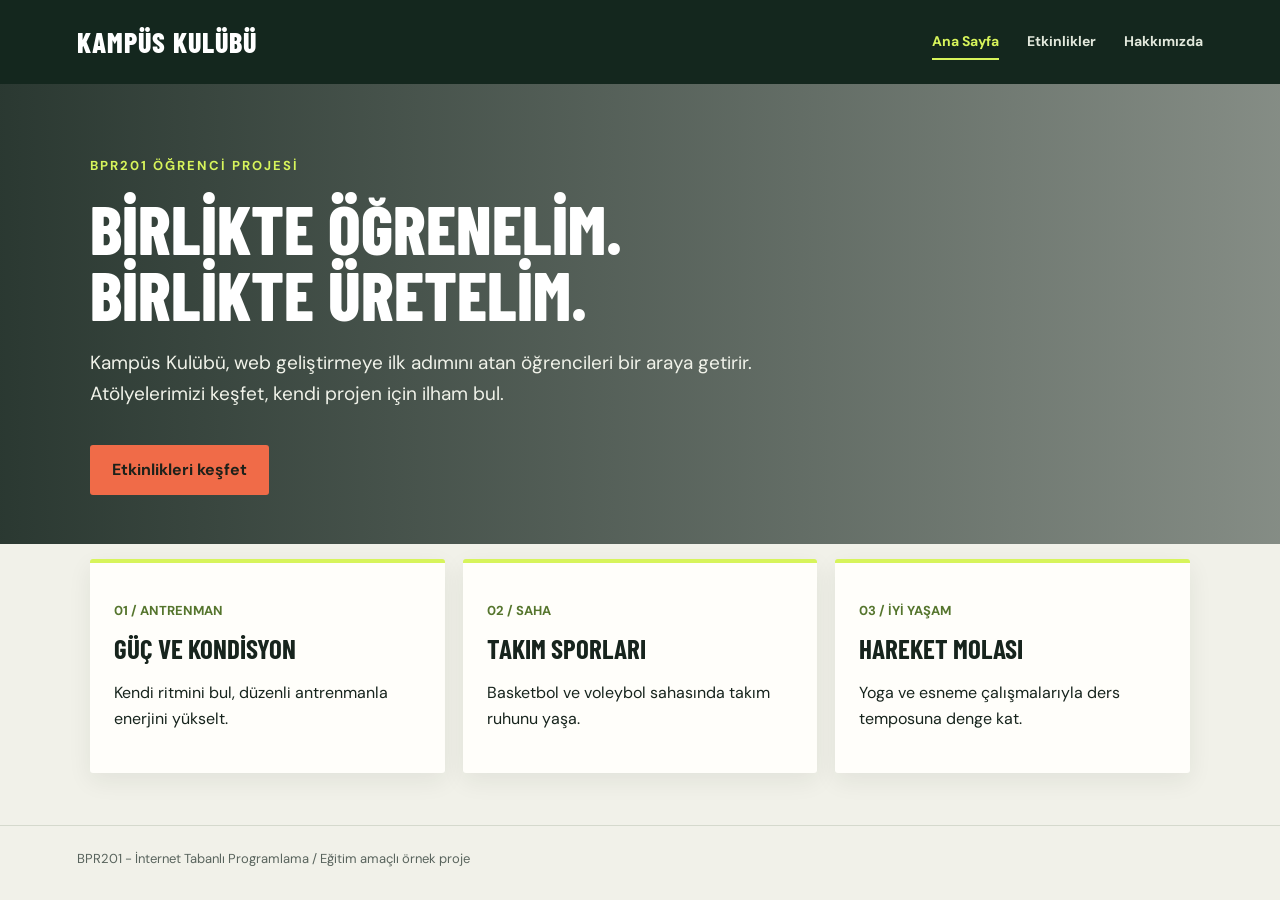
<file: index.html>
<!doctype html>
<html lang="tr">
<head>
  <meta charset="UTF-8">
  <meta name="viewport" content="width=device-width, initial-scale=1.0">
  <title>Ana Sayfa | Kampüs Kulübü</title>
  <link rel="stylesheet" href="style.css">
</head>
<body>
<header><div class="brand">Kampüs Kulübü</div><nav aria-label="Ana menü"><a href="index.html" aria-current="page">Ana Sayfa</a>
<a href="etkinlikler.html">Etkinlikler</a>
<a href="hakkimizda.html">Hakkımızda</a></nav></header>
<main><p class="eyebrow">BPR201 ÖĞRENCİ PROJESİ</p>
<h1>Birlikte öğrenelim.<br>Birlikte üretelim.</h1>
<p class="intro">Kampüs Kulübü, web geliştirmeye ilk adımını atan öğrencileri bir araya getirir. Atölyelerimizi keşfet, kendi projen için ilham bul.</p>
<a class="button" href="etkinlikler.html">Etkinlikleri keşfet</a>
<section class="grid" aria-label="Kulüp çalışma alanları">
<article><p class="meta">01 / ANTRENMAN</p><h2>Güç ve kondisyon</h2><p>Kendi ritmini bul, düzenli antrenmanla enerjini yükselt.</p></article>
<article><p class="meta">02 / SAHA</p><h2>Takım sporları</h2><p>Basketbol ve voleybol sahasında takım ruhunu yaşa.</p></article>
<article><p class="meta">03 / İYİ YAŞAM</p><h2>Hareket molası</h2><p>Yoga ve esneme çalışmalarıyla ders temposuna denge kat.</p></article>
</section></main>
<footer>BPR201 - İnternet Tabanlı Programlama / Eğitim amaçlı örnek proje</footer>
</body>
</html>
</file>
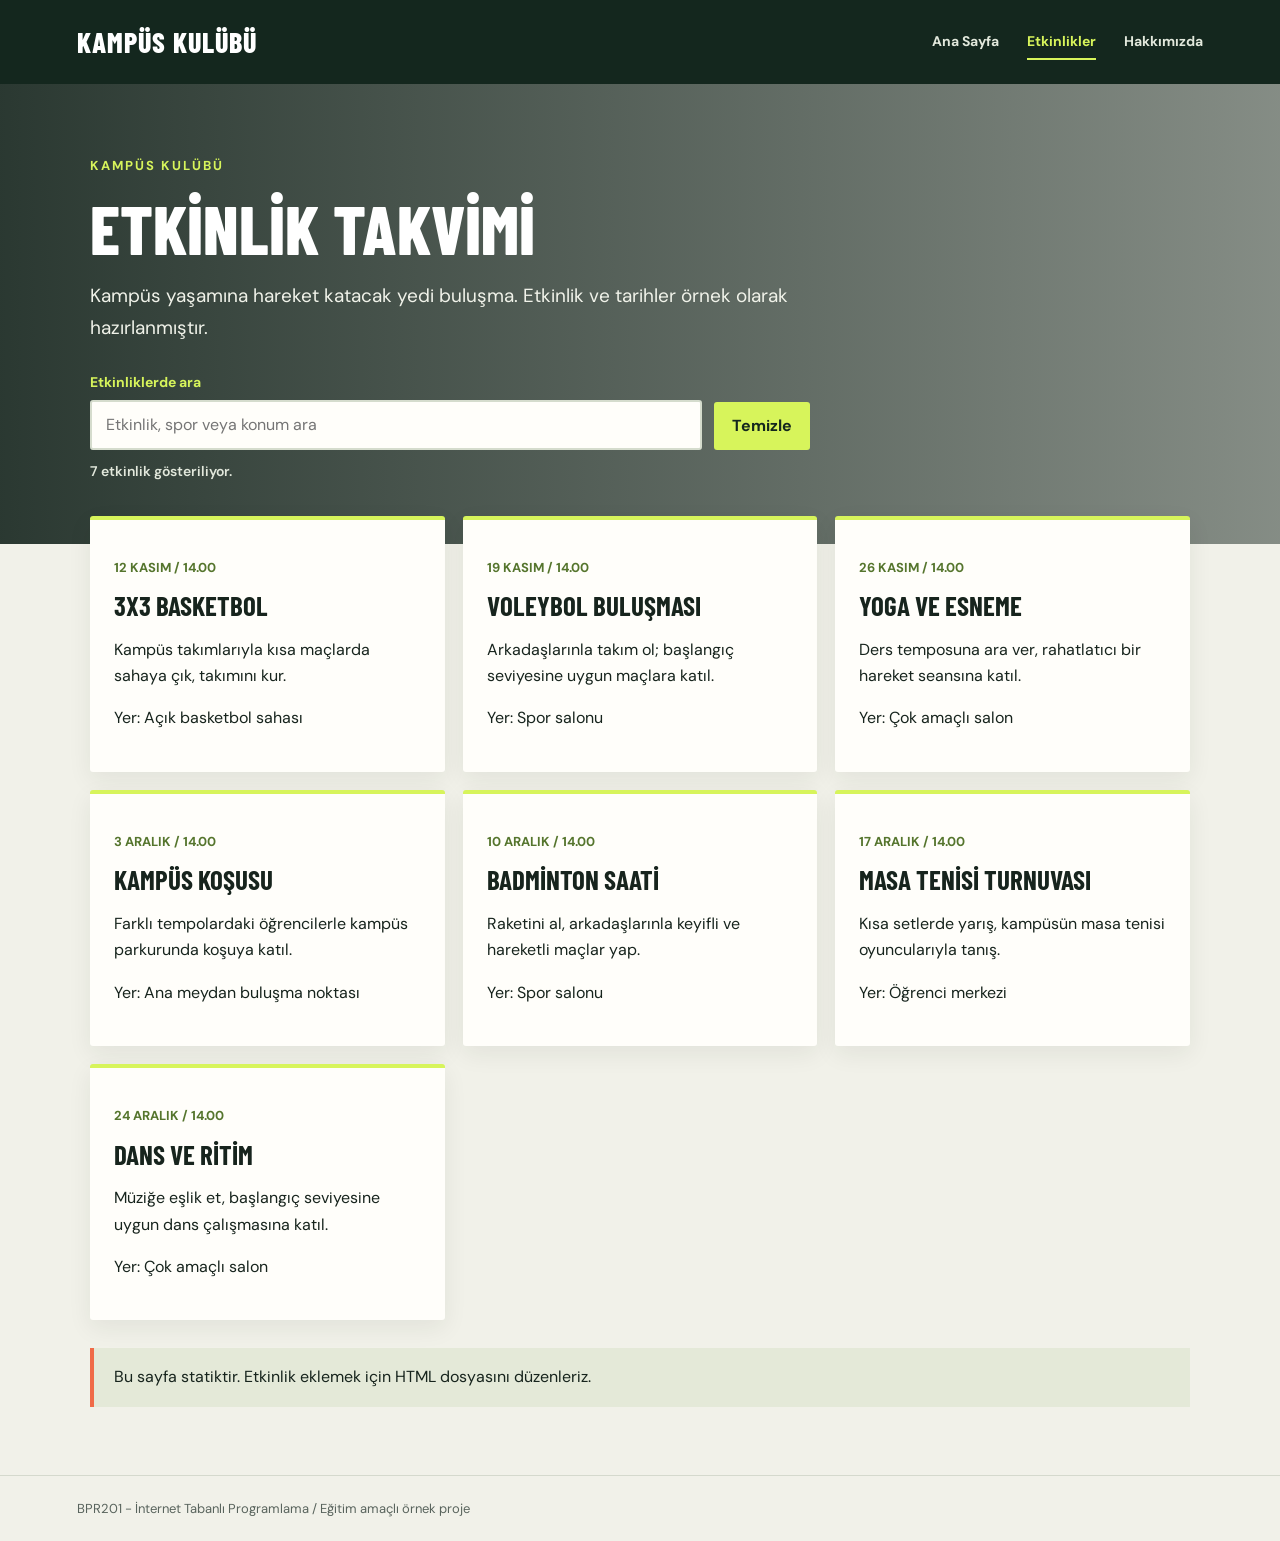
<file: etkinlikler.html>
<!doctype html>
<html lang="tr">
<head>
  <meta charset="UTF-8">
  <meta name="viewport" content="width=device-width, initial-scale=1.0">
  <title>Etkinlikler | Kampüs Kulübü</title>
  <link rel="stylesheet" href="style.css">
  <script src="script.js" defer></script>
</head>
<body>
<header><div class="brand">Kampüs Kulübü</div><nav aria-label="Ana menü"><a href="index.html">Ana Sayfa</a>
<a href="etkinlikler.html" aria-current="page">Etkinlikler</a>
<a href="hakkimizda.html">Hakkımızda</a></nav></header>
<main><p class="eyebrow">KAMPÜS KULÜBÜ</p><h1>Etkinlik takvimi</h1>
<p class="intro">Kampüs yaşamına hareket katacak yedi buluşma. Etkinlik ve tarihler örnek olarak hazırlanmıştır.</p>
<form class="event-search" id="event-search-form" role="search">
  <div class="search-control">
    <label for="event-search">Etkinliklerde ara</label>
    <input id="event-search" type="search" placeholder="Etkinlik, spor veya konum ara" autocomplete="off" aria-controls="event-list">
  </div>
  <button class="search-clear" id="clear-search" type="button">Temizle</button>
</form>
<p class="search-count" id="event-count" role="status" aria-live="polite" aria-atomic="true">7 etkinlik gösteriliyor.</p>
<p class="search-empty" id="event-empty" hidden>Aramanızla eşleşen etkinlik bulunamadı. Farklı bir etkinlik adı veya spor dalı deneyin.</p>
<section class="grid" id="event-list" aria-label="Örnek etkinlikler">
<article><p class="meta">12 KASIM / 14.00</p><h2>3x3 Basketbol</h2><p>Kampüs takımlarıyla kısa maçlarda sahaya çık, takımını kur.</p><p>Yer: Açık basketbol sahası</p></article>
<article><p class="meta">19 KASIM / 14.00</p><h2>Voleybol Buluşması</h2><p>Arkadaşlarınla takım ol; başlangıç seviyesine uygun maçlara katıl.</p><p>Yer: Spor salonu</p></article>
<article><p class="meta">26 KASIM / 14.00</p><h2>Yoga ve Esneme</h2><p>Ders temposuna ara ver, rahatlatıcı bir hareket seansına katıl.</p><p>Yer: Çok amaçlı salon</p></article>
<article><p class="meta">3 ARALIK / 14.00</p><h2>Kampüs Koşusu</h2><p>Farklı tempolardaki öğrencilerle kampüs parkurunda koşuya katıl.</p><p>Yer: Ana meydan buluşma noktası</p></article>
<article><p class="meta">10 ARALIK / 14.00</p><h2>Badminton Saati</h2><p>Raketini al, arkadaşlarınla keyifli ve hareketli maçlar yap.</p><p>Yer: Spor salonu</p></article>
<article><p class="meta">17 ARALIK / 14.00</p><h2>Masa Tenisi Turnuvası</h2><p>Kısa setlerde yarış, kampüsün masa tenisi oyuncularıyla tanış.</p><p>Yer: Öğrenci merkezi</p></article>
<article><p class="meta">24 ARALIK / 14.00</p><h2>Dans ve Ritim</h2><p>Müziğe eşlik et, başlangıç seviyesine uygun dans çalışmasına katıl.</p><p>Yer: Çok amaçlı salon</p></article>
</section><p class="note">Bu sayfa statiktir. Etkinlik eklemek için HTML dosyasını düzenleriz.</p></main>
<footer>BPR201 - İnternet Tabanlı Programlama / Eğitim amaçlı örnek proje</footer>
</body>
</html>
</file>
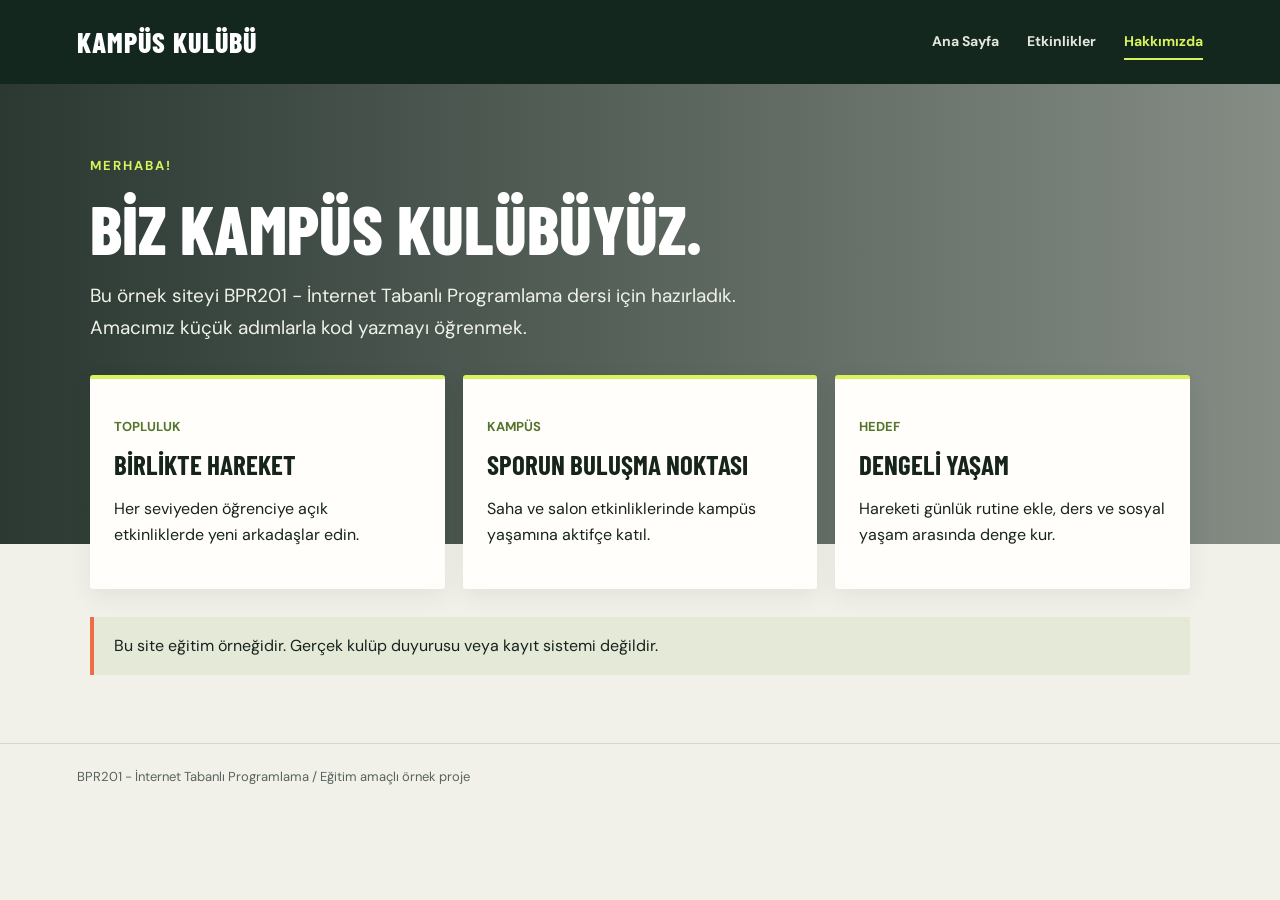
<file: hakkimizda.html>
<!doctype html>
<html lang="tr">
<head>
  <meta charset="UTF-8">
  <meta name="viewport" content="width=device-width, initial-scale=1.0">
  <title>Hakkımızda | Kampüs Kulübü</title>
  <link rel="stylesheet" href="style.css">
</head>
<body>
<header><div class="brand">Kampüs Kulübü</div><nav aria-label="Ana menü"><a href="index.html">Ana Sayfa</a>
<a href="etkinlikler.html">Etkinlikler</a>
<a href="hakkimizda.html" aria-current="page">Hakkımızda</a></nav></header>
<main><p class="eyebrow">MERHABA!</p><h1>Biz Kampüs Kulübüyüz.</h1>
<p class="intro">Bu örnek siteyi BPR201 - İnternet Tabanlı Programlama dersi için hazırladık. Amacımız küçük adımlarla kod yazmayı öğrenmek.</p>
<section class="grid" aria-label="Proje bilgileri">
<article><p class="meta">TOPLULUK</p><h2>Birlikte hareket</h2><p>Her seviyeden öğrenciye açık etkinliklerde yeni arkadaşlar edin.</p></article>
<article><p class="meta">KAMPÜS</p><h2>Sporun buluşma noktası</h2><p>Saha ve salon etkinliklerinde kampüs yaşamına aktifçe katıl.</p></article>
<article><p class="meta">HEDEF</p><h2>Dengeli yaşam</h2><p>Hareketi günlük rutine ekle, ders ve sosyal yaşam arasında denge kur.</p></article>
</section><p class="note">Bu site eğitim örneğidir. Gerçek kulüp duyurusu veya kayıt sistemi değildir.</p></main>
<footer>BPR201 - İnternet Tabanlı Programlama / Eğitim amaçlı örnek proje</footer>
</body>
</html>
</file>
<file: style.css>
/* Ortak görünüm: Üç HTML dosyası bu dosyayı kullanır. */
@import url('https://fonts.googleapis.com/css2?family=Barlow+Condensed:wght@600;700;800&family=DM+Sans:wght@400;500;600;700&display=swap');

:root {
	color-scheme: light;
	--ink: #17241d;
	--forest: #14271e;
	--field: #d7f45b;
	--coral: #f06b48;
	--paper: #f1f1e9;
	--muted: #59645d;
}

* { box-sizing: border-box; }
body { margin: 0; font-family: 'DM Sans', sans-serif; color: var(--ink); background: var(--paper); line-height: 1.65; }
header { display: flex; align-items: center; justify-content: space-between; gap: 24px; background: var(--forest); color: white; padding: 19px max(6vw, 20px); }
.brand { font-family: 'Barlow Condensed', sans-serif; font-weight: 800; font-size: 28px; letter-spacing: 1px; text-transform: uppercase; }
nav { display: flex; flex-wrap: wrap; gap: 28px; }
nav a { color: #e2e8dc; text-decoration: none; padding: 5px 0; font-size: 14px; font-weight: 700; }
nav a[aria-current="page"] { color: var(--field); border-bottom: 2px solid var(--field); }
a { color: #315a3b; }
a:focus-visible { outline: 3px solid var(--coral); outline-offset: 5px; }
main {
	position: relative;
	isolation: isolate;
	min-height: 65vh;
	padding: 58px max(6vw, calc((100vw - 1100px) / 2)) 52px;
	background-color: var(--paper);
}
main::before {
	position: absolute;
	z-index: -1;
	inset: 0 0 auto;
	height: 460px;
	background-image:
		linear-gradient(90deg, rgba(15, 31, 24, .88), rgba(15, 31, 24, .48)),
		linear-gradient(180deg, transparent 56%, var(--paper) 100%),
		url('https://images.unsplash.com/photo-1519861531473-9200262188bf?auto=format&fit=crop&w=2000&q=85');
	background-repeat: no-repeat;
	background-position: center top;
	background-size: 100% 100%, 100% 100%, cover;
	content: '';
}
.eyebrow { color: var(--field); font-weight: 700; letter-spacing: 2px; font-size: 13px; }
h1 { color: white; font-family: 'Barlow Condensed', sans-serif; font-size: 68px; font-weight: 800; line-height: .98; max-width: 850px; margin: 18px 0; text-transform: uppercase; }
.intro { font-size: 19px; max-width: 730px; color: #f0f2e9; }
.button { display: inline-block; margin: 16px 0 32px; padding: 12px 22px; background: var(--coral); color: #1d211a; border-radius: 3px; text-decoration: none; font-weight: 700; transition: background-color .18s ease, transform .18s ease; }
.button:hover { background: var(--field); transform: translateY(-2px); }
.grid { display: grid; grid-template-columns: repeat(3, minmax(0, 1fr)); gap: 18px; margin-top: 32px; }
.grid[hidden] { display: none; }
article { background: #fffefa; border-top: 4px solid var(--field); padding: 24px; border-radius: 3px; box-shadow: 0 8px 24px rgba(23, 36, 29, .07); transition: transform .2s ease, box-shadow .2s ease, border-color .2s ease; }
article:hover { transform: translateY(-5px); border-top-color: var(--coral); box-shadow: 0 14px 30px rgba(23, 36, 29, .15); }
article h2 { margin: 10px 0; font-family: 'Barlow Condensed', sans-serif; font-size: 27px; line-height: 1.1; text-transform: uppercase; }
.meta { font-size: 13px; color: #55752d; font-weight: 700; }
.event-search { display: grid; grid-template-columns: minmax(0, 1fr) auto; align-items: end; gap: 12px; max-width: 720px; margin-top: 28px; }
.search-control { min-width: 0; }
.search-control label { display: block; margin-bottom: 6px; color: var(--field); font-size: 14px; font-weight: 700; }
.search-control input { display: block; width: 100%; min-width: 0; min-height: 48px; padding: 10px 14px; border: 2px solid #d5dccd; border-radius: 3px; background: #fffefa; color: var(--ink); font: inherit; }
.search-control input:focus-visible { outline: 3px solid var(--coral); outline-offset: 2px; }
.search-clear { min-height: 48px; padding: 10px 18px; border: 0; border-radius: 3px; background: var(--field); color: var(--forest); font: inherit; font-weight: 700; cursor: pointer; transition: background-color .18s ease; }
.search-clear:hover { background: var(--coral); }
.search-clear:focus-visible { outline: 3px solid var(--coral); outline-offset: 3px; }
.search-count { margin: 10px 0 0; color: #e2e8dc; font-size: 14px; font-weight: 600; }
.search-empty { margin: 28px 0 0; padding: 16px 20px; border-left: 4px solid var(--coral); border-radius: 2px; background: #fffefa; color: var(--ink); }
.note { padding: 16px 20px; border-left: 4px solid var(--coral); background: #e4e9d8; margin-top: 28px; }
footer { border-top: 1px solid #d5d9cd; padding: 22px 6vw; color: var(--muted); font-size: 13px; }

@media (max-width: 700px) {
	header { align-items: flex-start; flex-direction: column; gap: 8px; }
	nav { gap: 4px 18px; }
	nav a { display: flex; align-items: center; min-height: 44px; }
	main { padding: 36px 20px 40px; }
	main::before { height: 430px; }
	h1 { font-size: 52px; }
	.intro { font-size: 17px; }
	.grid { grid-template-columns: minmax(0, 1fr); gap: 14px; }
}

@media (max-width: 400px) {
	main { padding-right: 16px; padding-left: 16px; }
	h1 { font-size: 44px; }
	.event-search { grid-template-columns: minmax(0, 1fr); gap: 8px; }
	.search-clear { width: 100%; }
	article { padding: 20px; }
}

@media (prefers-reduced-motion: reduce) {
	.button, article, .search-clear { transition: none; }
}
</file>
